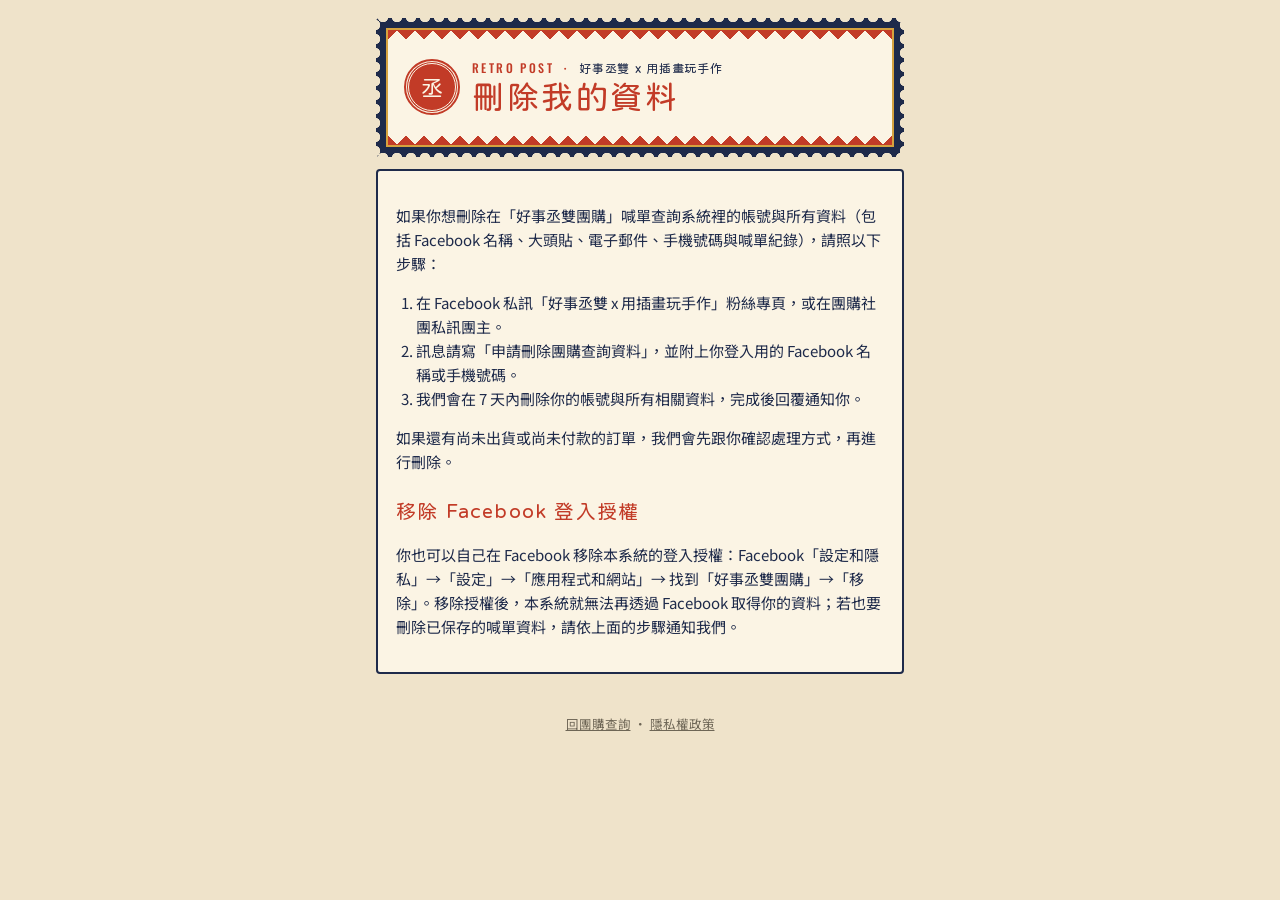
<file: tools/喊單系統/delete-data.html>
<!doctype html>
<html lang="zh-Hant-TW">
<head>
<meta charset="utf-8">
<meta name="viewport" content="width=device-width, initial-scale=1, viewport-fit=cover">
<title>好事丞雙團購 刪除我的資料</title>
<link rel="icon" href="icon-1024.png">
<link rel="apple-touch-icon" href="icon-1024.png">
<link rel="preconnect" href="https://fonts.googleapis.com">
<link rel="stylesheet" href="https://fonts.googleapis.com/css2?family=Huninn&family=Noto+Sans+TC:wght@400;500;700&family=Oswald:wght@500;600&display=swap">
<link rel="stylesheet" href="style.css?v=20261006b">
<style>.doc{max-width:68ch}.doc p,.doc li{font-size:15px}.doc ol{padding-left:1.3em}</style>
</head>
<body>
<div class="wrap narrow">
  <div class="stampwrap"><header class="top">
    <div class="chev" aria-hidden="true"></div>
    <div class="topin"><div class="brand"><div class="mark" aria-hidden="true">丞</div>
      <div><div class="eyebrow">RETRO POST ・ <span>好事丞雙 x 用插畫玩手作</span></div><h1>刪除我的資料</h1></div></div></div>
    <div class="chev bottom" aria-hidden="true"></div>
  </header></div>

  <div class="card doc">
    <p>如果你想刪除在「好事丞雙團購」喊單查詢系統裡的帳號與所有資料（包括 Facebook 名稱、大頭貼、電子郵件、手機號碼與喊單紀錄），請照以下步驟：</p>
    <ol>
      <li>在 Facebook 私訊「好事丞雙 x 用插畫玩手作」粉絲專頁，或在團購社團私訊團主。</li>
      <li>訊息請寫「申請刪除團購查詢資料」，並附上你登入用的 Facebook 名稱或手機號碼。</li>
      <li>我們會在 7 天內刪除你的帳號與所有相關資料，完成後回覆通知你。</li>
    </ol>
    <p>如果還有尚未出貨或尚未付款的訂單，我們會先跟你確認處理方式，再進行刪除。</p>

    <h2>移除 Facebook 登入授權</h2>
    <p>你也可以自己在 Facebook 移除本系統的登入授權：Facebook「設定和隱私」→「設定」→「應用程式和網站」→ 找到「好事丞雙團購」→「移除」。移除授權後，本系統就無法再透過 Facebook 取得你的資料；若也要刪除已保存的喊單資料，請依上面的步驟通知我們。</p>
  </div>
  <footer><a href="./">回團購查詢</a> ・ <a href="privacy.html">隱私權政策</a></footer>
</div>
</body>
</html>
</file>
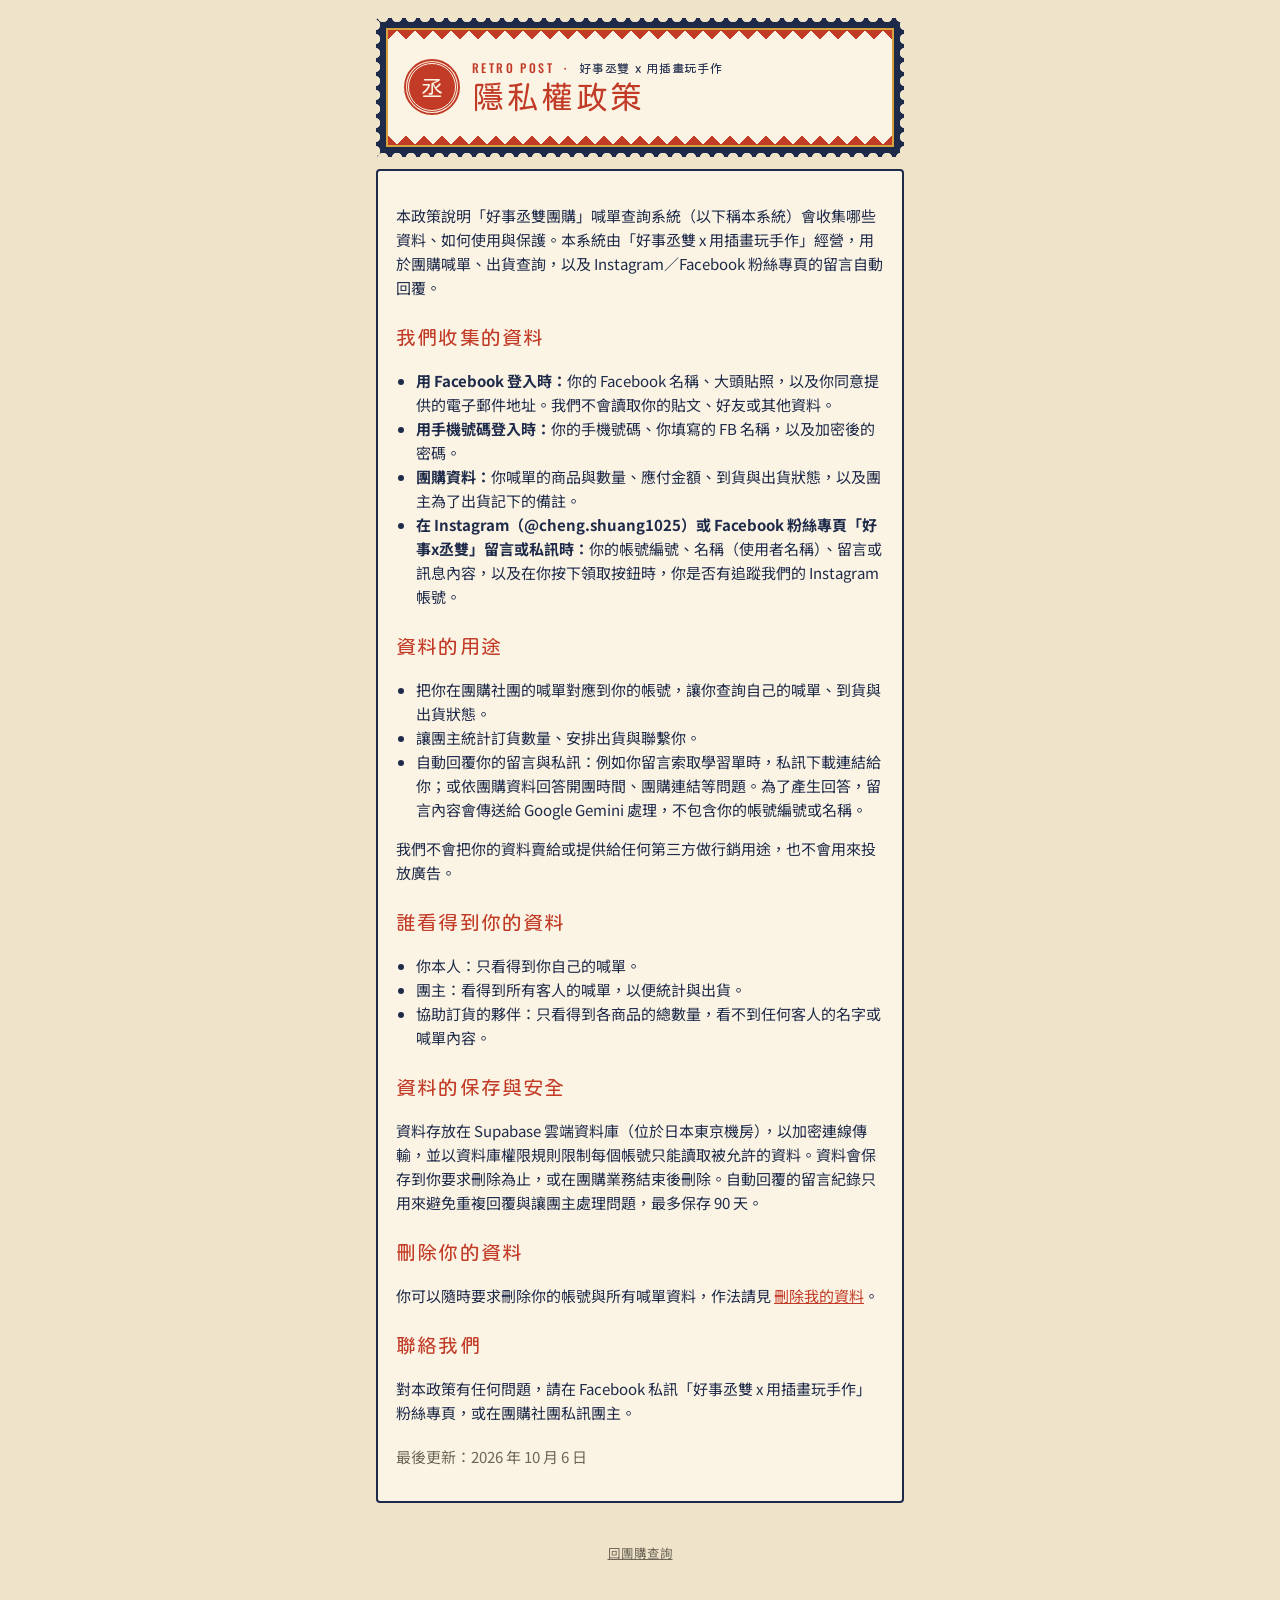
<file: tools/喊單系統/privacy.html>
<!doctype html>
<html lang="zh-Hant-TW">
<head>
<meta charset="utf-8">
<meta name="viewport" content="width=device-width, initial-scale=1, viewport-fit=cover">
<title>好事丞雙團購 隱私權政策</title>
<link rel="icon" href="icon-1024.png">
<link rel="apple-touch-icon" href="icon-1024.png">
<link rel="preconnect" href="https://fonts.googleapis.com">
<link rel="stylesheet" href="https://fonts.googleapis.com/css2?family=Huninn&family=Noto+Sans+TC:wght@400;500;700&family=Oswald:wght@500;600&display=swap">
<link rel="stylesheet" href="style.css?v=20261006b">
<style>.doc{max-width:68ch}.doc p,.doc li{font-size:15px}.doc ul{padding-left:1.3em}</style>
</head>
<body>
<div class="wrap narrow">
  <div class="stampwrap"><header class="top">
    <div class="chev" aria-hidden="true"></div>
    <div class="topin"><div class="brand"><div class="mark" aria-hidden="true">丞</div>
      <div><div class="eyebrow">RETRO POST ・ <span>好事丞雙 x 用插畫玩手作</span></div><h1>隱私權政策</h1></div></div></div>
    <div class="chev bottom" aria-hidden="true"></div>
  </header></div>

  <div class="card doc">
    <p>本政策說明「好事丞雙團購」喊單查詢系統（以下稱本系統）會收集哪些資料、如何使用與保護。本系統由「好事丞雙 x 用插畫玩手作」經營，用於團購喊單、出貨查詢，以及 Instagram／Facebook 粉絲專頁的留言自動回覆。</p>

    <h2>我們收集的資料</h2>
    <ul>
      <li><b>用 Facebook 登入時：</b>你的 Facebook 名稱、大頭貼照，以及你同意提供的電子郵件地址。我們不會讀取你的貼文、好友或其他資料。</li>
      <li><b>用手機號碼登入時：</b>你的手機號碼、你填寫的 FB 名稱，以及加密後的密碼。</li>
      <li><b>團購資料：</b>你喊單的商品與數量、應付金額、到貨與出貨狀態，以及團主為了出貨記下的備註。</li>
      <li><b>在 Instagram（@cheng.shuang1025）或 Facebook 粉絲專頁「好事x丞雙」留言或私訊時：</b>你的帳號編號、名稱（使用者名稱）、留言或訊息內容，以及在你按下領取按鈕時，你是否有追蹤我們的 Instagram 帳號。</li>
    </ul>

    <h2>資料的用途</h2>
    <ul>
      <li>把你在團購社團的喊單對應到你的帳號，讓你查詢自己的喊單、到貨與出貨狀態。</li>
      <li>讓團主統計訂貨數量、安排出貨與聯繫你。</li>
      <li>自動回覆你的留言與私訊：例如你留言索取學習單時，私訊下載連結給你；或依團購資料回答開團時間、團購連結等問題。為了產生回答，留言內容會傳送給 Google Gemini 處理，不包含你的帳號編號或名稱。</li>
    </ul>
    <p>我們不會把你的資料賣給或提供給任何第三方做行銷用途，也不會用來投放廣告。</p>

    <h2>誰看得到你的資料</h2>
    <ul>
      <li>你本人：只看得到你自己的喊單。</li>
      <li>團主：看得到所有客人的喊單，以便統計與出貨。</li>
      <li>協助訂貨的夥伴：只看得到各商品的總數量，看不到任何客人的名字或喊單內容。</li>
    </ul>

    <h2>資料的保存與安全</h2>
    <p>資料存放在 Supabase 雲端資料庫（位於日本東京機房），以加密連線傳輸，並以資料庫權限規則限制每個帳號只能讀取被允許的資料。資料會保存到你要求刪除為止，或在團購業務結束後刪除。自動回覆的留言紀錄只用來避免重複回覆與讓團主處理問題，最多保存 90 天。</p>

    <h2>刪除你的資料</h2>
    <p>你可以隨時要求刪除你的帳號與所有喊單資料，作法請見 <a href="delete-data.html">刪除我的資料</a>。</p>

    <h2>聯絡我們</h2>
    <p>對本政策有任何問題，請在 Facebook 私訊「好事丞雙 x 用插畫玩手作」粉絲專頁，或在團購社團私訊團主。</p>

    <p class="hint" style="margin-top:20px">最後更新：2026 年 10 月 6 日</p>
  </div>
  <footer><a href="./">回團購查詢</a></footer>
</div>
</body>
</html>
</file>
<file: tools/喊單系統/style.css>
/* 好事丞雙 喊單系統：復古郵局風（只做亮色版）
   深藍當墨色、朱紅與芥末黃點綴、米色紙張；頁首是一張郵票 */
:root{
  color-scheme:light;
  --bg:#EFE3CA; --paper:#FBF4E4; --ink:#1E2A4A; --muted:#6E6656; --line:#1E2A4A; --soft-line:#E2D5BA;
  --red:#C23B27; --red-soft:#F4D9CF;
  --mustard:#D6A23E; --mustard-soft:#F5E6C0;
  --navy:#1E2A4A; --navy-soft:#DCE0EA;
  --ship:#E07A2C; --ship-soft:#F8DDC4; --ship-ink:#8C3F06;
  --ready:#3E7A4A; --ready-soft:#DCEBD8;
  --wait:#7A7262; --wait-soft:#EAE0CB;
  --f-head:"Huninn","Noto Sans TC",system-ui,sans-serif;
  --f-body:"Noto Sans TC",system-ui,sans-serif;
  --f-latin:"Oswald","Arial Narrow",sans-serif;
}
*{box-sizing:border-box}
html,body{margin:0}
body{background:var(--bg);color:var(--ink);font-family:var(--f-body);font-size:15px;line-height:1.6;-webkit-text-size-adjust:100%}
.wrap{max-width:1180px;margin:0 auto;padding-inline:16px;padding-block:calc(18px + env(safe-area-inset-top,0px)) 64px}
.wrap.narrow{max-width:560px}
a{color:var(--red)}
select,input,textarea,button{font:inherit;color:inherit}
button{cursor:pointer}
[hidden]{display:none!important}

/* 郵票頁首 */
.stampwrap{border-radius:4px;padding:10px;margin-bottom:12px;background:
  radial-gradient(circle at 50% 0,var(--bg) 5px,transparent 5.5px) 0 -1px/14px 14px repeat-x,
  radial-gradient(circle at 50% 100%,var(--bg) 5px,transparent 5.5px) 0 calc(100% + 1px)/14px 14px repeat-x,
  radial-gradient(circle at 0 50%,var(--bg) 5px,transparent 5.5px) -1px 0/14px 14px repeat-y,
  radial-gradient(circle at 100% 50%,var(--bg) 5px,transparent 5.5px) calc(100% + 1px) 0/14px 14px repeat-y,
  var(--navy)}
header.top{position:relative;overflow:hidden;background:var(--paper);border:2px solid var(--mustard)}
.chev{height:14px;background-color:var(--paper);
  background-image:linear-gradient(135deg,var(--red) 25%,transparent 25%),linear-gradient(225deg,var(--red) 25%,transparent 25%);
  background-size:18px 18px}
.chev.bottom{transform:scaleY(-1)}
.topin{display:flex;flex-wrap:wrap;align-items:center;justify-content:space-between;gap:12px;padding:14px 18px;position:relative}
.brand{display:flex;align-items:center;gap:14px;min-width:0}
.mark{flex:none;width:52px;height:52px;border-radius:50%;background:var(--red);border:3px double var(--paper);outline:2px solid var(--red);display:grid;place-items:center;font-family:var(--f-head);font-size:22px;color:var(--paper)}
.eyebrow{font-family:var(--f-latin);font-weight:500;font-size:12px;color:var(--red);letter-spacing:.2em}
.eyebrow span{font-family:var(--f-head);letter-spacing:.06em;color:var(--ink)}
h1{font-family:var(--f-head);font-weight:400;font-size:clamp(22px,4.2vw,32px);margin:0;letter-spacing:.08em;line-height:1.2;color:var(--red);text-wrap:balance}
h1 .plus{display:inline-block;background:var(--navy);color:var(--paper);border-radius:6px;padding:0 7px;margin-left:6px;font-family:var(--f-latin);font-weight:600;font-size:.68em;vertical-align:.15em}
.postmark{position:absolute;right:28%;top:50%;transform:translateY(-50%) rotate(-12deg);opacity:.85;pointer-events:none}
@media (max-width:720px){.postmark{display:none}}
.who{display:flex;gap:8px;align-items:center;flex-wrap:wrap;border:1.5px solid var(--navy);border-radius:4px;padding:5px 6px 5px 12px;background:var(--paper);font-size:14px}
.who b{font-family:var(--f-head);font-weight:400}
h2{font-family:var(--f-head);font-weight:400;color:var(--red);letter-spacing:.06em;font-size:20px;margin:22px 0 10px}
h3{font-family:var(--f-head);font-weight:400;margin:0 0 6px;font-size:18px}
.hint{font-size:13.5px;color:var(--muted);margin:0 0 14px;max-width:68ch}
.sample{font-size:12.5px;color:var(--muted);margin:0 0 18px;padding-inline:4px}

/* 分頁 */
.tabs{display:flex;gap:8px;margin-bottom:22px;overflow-x:auto;overflow-y:hidden;scrollbar-width:none;padding-bottom:4px;border-bottom:2px solid var(--navy)}
.tab{font-family:var(--f-head);font-size:16px;border:2px solid var(--navy);border-bottom:0;background:var(--paper);color:var(--navy);padding:7px 16px 5px;border-radius:10px 10px 0 0;white-space:nowrap;margin-bottom:-6px}
.tab[aria-selected="true"]{background:var(--red);border-color:var(--red);color:var(--paper)}
:focus-visible{outline:3px solid var(--mustard);outline-offset:2px}

/* 卡片、統計 */
.card{background:var(--paper);border:2px solid var(--navy);border-radius:4px;padding:18px}
.card.dashed{outline:1.5px dashed var(--mustard);outline-offset:-8px}
.stats{display:grid;grid-template-columns:repeat(auto-fit,minmax(140px,1fr));gap:12px;margin-bottom:16px}
.stat{background:var(--paper);border:2px solid var(--navy);outline:1.5px dashed var(--mustard);outline-offset:-7px;padding:12px 16px}
.stat b{display:block;font-family:var(--f-latin);font-weight:600;font-size:28px;line-height:1.1;color:var(--red);font-variant-numeric:tabular-nums}
.stat:nth-child(2) b{color:var(--navy)}.stat:nth-child(3) b{color:var(--ship)}.stat:nth-child(4) b{color:var(--ready)}
.stat span{font-size:13px}

/* 按鈕與輸入 */
.btn{border:2px solid var(--navy);background:var(--paper);color:var(--navy);border-radius:4px;padding:7px 14px;font-weight:700;font-size:14px;line-height:1.3}
.btn:not(.primary):not(.red):not(.ship):not(.fb):hover:not(:disabled){background:var(--mustard-soft)}
.btn.primary{background:var(--navy);color:var(--paper)}
.btn.red{background:var(--red);border-color:var(--red);color:var(--paper)}
.btn.ship{background:var(--ship);border-color:var(--ship);color:#fff}
.btn.fb{background:#1877F2;border-color:#1877F2;color:#fff;display:flex;align-items:center;justify-content:center;gap:10px;width:100%;padding:11px 14px;font-size:16px}
.btn.big{width:100%;padding:11px 14px;font-size:16px}
.btn.small{padding:3px 10px;font-size:13px}
.btn:disabled{opacity:.4;cursor:not-allowed}
.btn.primary:hover:not(:disabled),.btn.red:hover:not(:disabled),.btn.ship:hover:not(:disabled),.btn.fb:hover:not(:disabled){filter:brightness(1.08)}
.field{display:flex;flex-direction:column;gap:4px;margin-bottom:12px}
.field label{font-size:13.5px;font-weight:500}
.field small{font-size:12px;color:var(--muted)}
.input,select,textarea{border:1.5px solid var(--navy);border-radius:4px;background:#fffdf7;padding:8px 10px;font-size:15px;width:100%}
select{width:auto;padding:4px 8px}
textarea{resize:vertical;background-image:repeating-linear-gradient(transparent 0 27px,var(--soft-line) 27px 28px);line-height:28px}
.searchin{border:2px solid var(--navy);border-radius:4px;background:var(--paper);padding:7px 14px;font-size:15px;width:100%;max-width:260px}
.chipbtn{border:1.5px solid var(--navy);background:var(--paper);border-radius:4px;padding:4px 12px;font-size:13px}
.chipbtn[aria-pressed="true"]{background:var(--navy);color:var(--paper)}
.seg{display:grid;grid-template-columns:1fr 1fr;border:2px solid var(--navy);border-radius:4px;overflow:hidden;margin:4px 0 16px}
.segbtn{border:0;background:var(--paper);color:var(--navy);padding:10px 6px;font-family:var(--f-head);font-size:16px}
.segbtn+.segbtn{border-left:2px solid var(--navy)}
.segbtn[aria-pressed="true"]{background:var(--navy);color:var(--paper)}
.or{display:flex;align-items:center;gap:10px;color:var(--muted);font-size:13px;margin:18px 0}
.or::before,.or::after{content:"";flex:1;border-top:1.5px dashed var(--soft-line)}
.err{color:#8E2716;background:var(--red-soft);padding:6px 10px;border-radius:3px;font-size:13.5px;margin:0 0 10px}
.code{font-family:var(--f-latin);font-weight:600;background:var(--mustard);color:var(--navy);padding:0 8px;border-radius:3px;letter-spacing:.04em;white-space:nowrap}

/* 狀態標籤 */
.pill{display:inline-block;font-size:12.5px;font-weight:700;padding:1px 10px;border-radius:4px;white-space:nowrap;border:1.5px solid currentColor}
.p-ready{color:var(--ready);background:var(--ready-soft)}
.p-part{color:var(--navy);background:var(--navy-soft)}
.p-wait{color:var(--wait);background:var(--wait-soft)}
.p-open{color:var(--red);background:var(--red-soft)}
.p-ship{color:var(--ship-ink);background:var(--paper);border:3px double var(--ship);border-radius:99px;padding:1px 12px;transform:rotate(-5deg);letter-spacing:.05em}
.it{display:inline-block;font-size:12.5px;padding:1px 9px;border-radius:3px;background:var(--wait-soft);color:var(--wait);border:1px solid transparent;white-space:nowrap}
.it.arrived{background:var(--ready-soft);color:#2B5C36;border-color:var(--ready)}
.it.done{background:var(--paper);color:var(--ship-ink);text-decoration:line-through;text-decoration-thickness:1px;border-color:var(--ship)}
.money{font-family:var(--f-latin);font-variant-numeric:tabular-nums;letter-spacing:.02em}

/* 表格 */
.tablewrap{overflow-x:auto}
table{width:100%;border-collapse:separate;border-spacing:0;background:var(--paper);border:2px solid var(--navy);border-radius:4px;overflow:hidden}
th,td{text-align:left;padding:9px 12px;border-bottom:1px dashed var(--soft-line);font-size:14px;white-space:nowrap;vertical-align:middle}
tr:last-child td{border-bottom:0}
th{background:var(--navy);font-family:var(--f-head);font-weight:400;color:var(--paper);letter-spacing:.06em}
td.n{font-family:var(--f-latin);font-size:15px;text-align:right;font-variant-numeric:tabular-nums}
td.wrapcell{white-space:normal;min-width:220px}
td.wrapcell textarea{min-height:0;height:54px;padding:2px 8px;font-size:13px;line-height:24px;background-image:repeating-linear-gradient(transparent 0 23px,var(--soft-line) 23px 24px)}
td.wrapcell small{display:block;font-size:11px;color:var(--muted)}
.qty{width:76px;text-align:right;border:1.5px solid var(--navy);border-radius:3px;background:#fffdf7;padding:2px 8px;font-family:var(--f-latin);font-size:15px}
td.need{color:var(--red);font-weight:600}

/* 航空信封（客人畫面） */
.envelope{background:var(--paper);border-radius:6px;padding:26px 20px 22px;border:10px solid transparent;
  border-image:repeating-linear-gradient(135deg,var(--red) 0 12px,var(--paper) 12px 20px,var(--navy) 20px 32px,var(--paper) 32px 40px) 10}
.envelope h3{color:var(--red);font-size:22px}
.li{display:flex;justify-content:space-between;gap:12px;padding:10px 0;border-bottom:1px dashed var(--soft-line);font-size:14.5px}
.li em{font-style:normal;font-size:12.5px;font-weight:700}
.li.total{border:0;font-weight:700;font-size:16px}

/* 收單中商品 */
.it .x{margin-left:6px;padding:0 5px;border:1px solid currentColor;border-radius:3px;background:transparent;color:var(--red);font-size:11.5px;line-height:1.5;cursor:pointer;font-family:var(--f-head)}
.it .x:hover{background:var(--red);color:var(--paper)}
.cart{position:sticky;bottom:calc(10px + env(safe-area-inset-bottom,0px));margin-top:16px;background:var(--paper);border:2px solid var(--red);border-radius:4px;padding:12px 14px;box-shadow:0 6px 0 rgba(0,0,0,.08);z-index:20}
.cart h3{margin:0 0 6px;font-family:var(--f-head);font-size:17px;color:var(--red)}
.cart .cl{display:flex;justify-content:space-between;align-items:center;gap:8px;padding:6px 0;border-bottom:1px dashed var(--line,#ccc);font-size:14px}
.cart .cl .stepper button{width:28px;height:28px;font-size:16px}
.cart .rm{border:1px solid var(--red);background:transparent;color:var(--red);border-radius:3px;font-size:12px;padding:2px 8px;cursor:pointer}
.cart .foot{display:flex;justify-content:space-between;align-items:center;gap:8px;margin-top:10px;flex-wrap:wrap}
.prods{display:grid;grid-template-columns:repeat(auto-fill,minmax(220px,1fr));gap:12px}
.prod{background:var(--paper);border:2px solid var(--navy);border-radius:4px;padding:12px 14px;display:flex;flex-direction:column;gap:8px}
.prod .nm{font-family:var(--f-head);font-size:16px}
.stepper{display:flex;align-items:center;gap:6px}
.stepper button{width:32px;height:32px;border:1.5px solid var(--navy);background:var(--paper);border-radius:4px;font-size:18px;line-height:1}
.stepper span{min-width:28px;text-align:center;font-family:var(--f-latin);font-size:17px}

.toast{position:fixed;left:50%;bottom:calc(20px + env(safe-area-inset-bottom,0px));transform:translateX(-50%);background:var(--navy);color:var(--paper);padding:9px 18px;border-radius:4px;font-size:14px;opacity:0;transition:opacity .2s;pointer-events:none;border:2px solid var(--mustard);z-index:50;max-width:90vw}
.toast.on{opacity:1}
footer{margin-top:40px;font-size:12.5px;color:var(--muted);text-align:center}
footer a{color:var(--muted)}
.loading{color:var(--muted);font-size:14px;padding:20px 0}
@media (prefers-reduced-motion:reduce){.toast{transition:none}}
</file>
